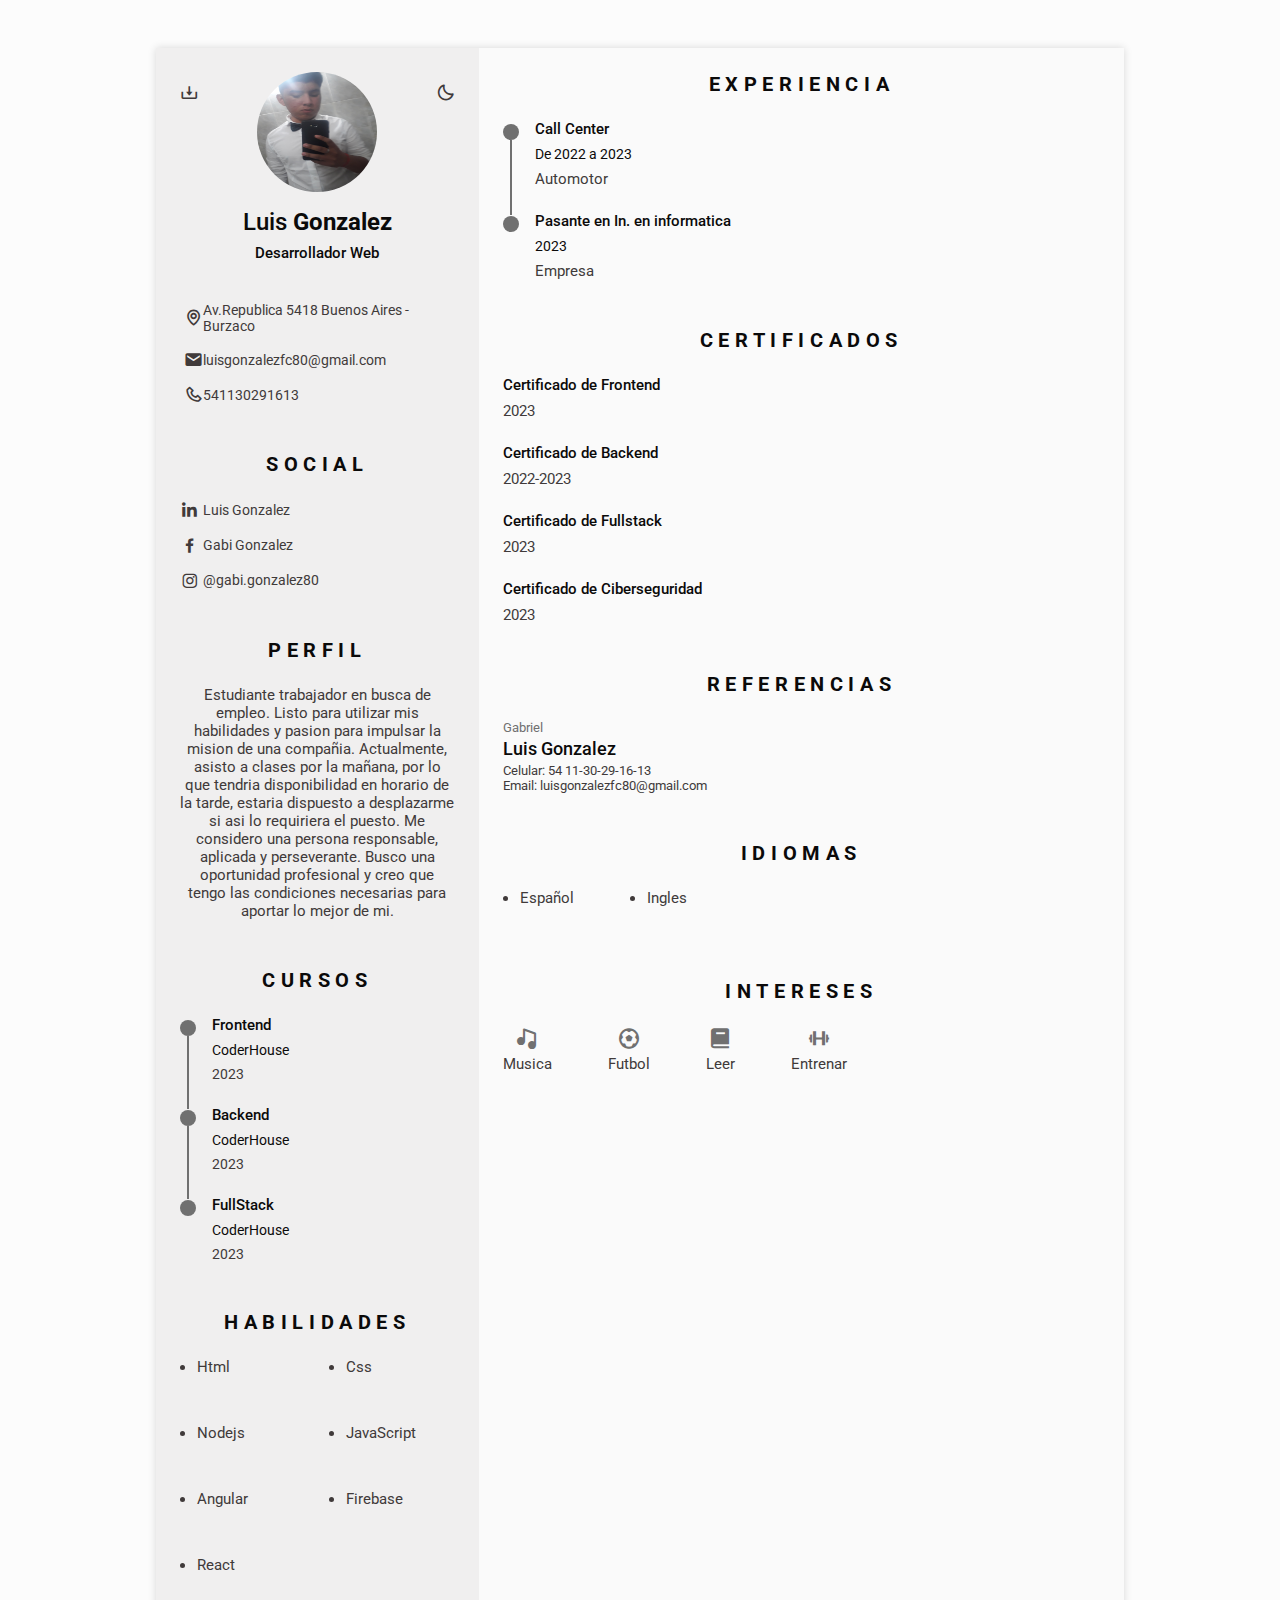
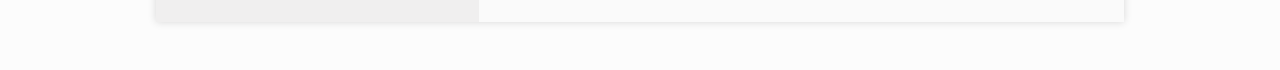
<file: index.html>
<!DOCTYPE html>
<html lang="es">

<head>
    <meta charset="UTF-8">
    <meta name="viewport" content="width=device-width, initial-scale=1.0">

    <!-- BOX ICONS -->
    <link rel="stylesheet" href="https://cdn.jsdelivr.net/npm/boxicons@latest/css/boxicons.min.css">

    <!-- CSS -->
    <link rel="stylesheet" href="assets/css/style.css">

    <title>Curriculum Vitae</title>
</head>

<body>
    <!-- HEADER -->
    <header class="l-header" id="header">
        <nav class="nav bd-container">
            <a href="#" class="nav__logo">Luis</a>
            <div class="nav__menu" id="nav-menu">
                <ul class="nav__list">
                    <li class="nav__item">
                        <a href="#home" class="nav__link active-link">
                            <i class='bx bx-home nav__icon'></i>Inicio
                        </a>
                    </li>

                    <li class="nav__item">
                        <a href="#profile" class="nav__link">
                            <i class='bx bx-user nav__icon'></i>Usuario
                        </a>
                    </li>

                    <li class="nav__item">
                        <a href="#education" class="nav__link">
                            <i class='bx bx-book nav__icon'></i>Educacion
                        </a>
                    </li>

                    <li class="nav__item">
                        <a href="#skills" class="nav__link">
                            <i class='bx bx-receipt nav__icon'></i>Habilidades
                        </a>
                    </li>

                    <li class="nav__item">
                        <a href="#experience" class="nav__link">
                            <i class='bx bx-award nav__icon'></i>Experiencia
                        </a>
                    </li>

                    <li class="nav__item">
                        <a href="#certificates" class="nav__link">
                            <i class='bx bx-certification nav__icon'></i>Certificado
                        </a>
                    </li>

                    <li class="nav__item">
                        <a href="#references" class="nav__link">
                            <i class='bx bx-award nav__icon'></i>Referencias
                        </a>
                    </li>
                </ul>
            </div>

            <div class="nav__toggle" id="nav-toggle">
                <i class='bx bx-grid-alt'></i>
            </div>
        </nav>
    </header>

    <main class="l-main bd-container">
        <!-- ALL elements within this div, is generated in PDF -->
        <div class="resume" id="area-cv">
            <div class="resume__left">
                <!-- HOME -->
                <section class="home" id="home">
                    <div class="home__container section bd-grid">
                        <div class="home__data bd-grid">
                            <img src="assets/img/fotodeperfil.jpg" alt="" class="home__img">

                            <h1 class="home__title">Luis <b>Gonzalez</b></h1>
                            <h3 class="home__profession">Desarrollador Web</h3>

                            <!-- Button to dowload your cv saved in the pdf folder. Available -->
                            <div>
                                <a download="" href="" class="home__button-movil">Descargar</a>
                            </div>
                        </div>

                        <div class="home__address bd-grid">
                            <span class="home__information">
                                <i class='bx bx-map home__icon'></i>Av.Republica 5418 Buenos Aires - Burzaco
                            </span>
                            <span class="home__information">
                                <i class='bx bxs-envelope home__icon'></i>luisgonzalezfc80@gmail.com
                            </span>
                            <span class="home__information">
                                <i class='bx bx-phone home__icon'></i>541130291613
                            </span>
                        </div>
                    </div>
                    <!-- Theme change buttom -->
                    <i class='bx bx-moon change-theme' title="Theme" id="theme-button"></i>
                    <!-- Button to generate and dowload the pdf. avariable for desktop -->
                    <i class='bx bx-download generate-pdf' title="Generar PDF" id="resume-button"></i>
                </section>

                <!-- SOCIAL -->
                <section class="social section">
                    <h2 class="section-title">Social</h2>

                    <div class="social__container bd-grid">
                        <a href="https://linkedin.com" target="_blank" class="social__link">
                            <i class='bx bxl-linkedin social__icon'></i>Luis Gonzalez
                        </a>
                        <a href="https://facebook.com" target="_blank" class="social__link">
                            <i class='bx bxl-facebook social__icon'></i>Gabi Gonzalez
                        </a>
                        <a href="https://instagram.com" target="_blank" class="social__link">
                            <i class='bx bxl-instagram social__icon'></i>@gabi.gonzalez80
                        </a>
                    </div>
                </section>
                <!-- PROFILE -->
                <section class="profile section" id="profile">
                    <h2 class="section-title">Perfil</h2>

                    <p class="profile__description">Estudiante trabajador en busca de empleo. Listo para utilizar mis
                        habilidades y pasion para impulsar la mision de una compañia. Actualmente, asisto a clases por
                        la mañana, por lo que tendria disponibilidad en horario de la tarde, estaria dispuesto a
                        desplazarme si asi lo requiriera el puesto. Me considero una persona responsable, aplicada y
                        perseverante. Busco una oportunidad profesional y creo que tengo las condiciones necesarias para
                        aportar lo mejor de mi.
                    </p>
                </section>
                <!-- EDUCATION -->
                <section class="education section" id="education">
                    <h2 class="section-title">Cursos</h2>

                    <div class="education__container bd-grid">
                        <div class="education__content">
                            <div class="education__time">
                                <span class="education__rounder"></span>
                                <span class="education__line"></span>
                            </div>

                            <div class="education__data bd-grid">
                                <h3 class="education__title">Frontend</h3>
                                <span class="education__studies">CoderHouse</span>
                                <span class="education__year">2023</span>
                            </div>
                        </div>
                        <div class="education__content">
                            <div class="education__time">
                                <span class="education__rounder"></span>
                                <span class="education__line"></span>
                            </div>

                            <div class="education__data bd-grid">
                                <h3 class="education__title">Backend</h3>
                                <span class="education__studies">CoderHouse</span>
                                <span class="education__year">2023</span>
                            </div>
                        </div>

                        <div class="education__content">
                            <div class="education__time">
                                <span class="education__rounder"></span>
                                <!-- span class="education__line"></span> -->
                            </div>

                            <div class="education__data bd-grid">
                                <h3 class="education__title">FullStack</h3>
                                <span class="education__studies">CoderHouse</span>
                                <span class="education__year">2023</span>
                            </div>
                        </div>
                    </div>
                </section>
                <!-- SKILLS -->
                <section class="skills section" id="skills">
                    <h2 class="section-title">Habilidades</h2>

                    <div class="skills__content bd-grid">
                        <ul class="skills__data">
                            <li class="skills__name">
                                <span class="skills__circle"></span> Html
                            </li>
                        </ul>
                        <ul class="skills__data">
                            <li class="skills__name">
                                <span class="skills__circle"></span> Css
                            </li>
                        </ul>
                        <ul class="skills__data">
                            <li class="skills__name">
                                <span class="skills__circle"></span> Nodejs
                            </li>
                        </ul>
                        <ul class="skills__data">
                            <li class="skills__name">
                                <span class="skills__circle"></span> JavaScript
                            </li>
                        </ul>

                        <ul class="skills__data">
                            <li class="skills__name">
                                <span class="skills__circle"></span> Angular
                            </li>
                        </ul>
                        <ul class="skills__data">
                            <li class="skills__name">
                                <span class="skills__circle"></span> Firebase
                            </li>
                        </ul>
                        <ul class="skills__data">
                            <li class="skills__name">
                                <span class="skills__circle"></span> React
                            </li>
                        </ul>
                    </div>
                </section>
            </div>
            <div class="resume__right">
                <!-- EXPERIENCE -->
                <section class="experience section" id="experience">
                    <h2 class="section-title">Experiencia</h2>

                    <div class="experience__container bd-grid">
                        <div class="experience__content">
                            <div class="experience__time">
                                <span class="experience__rounder"></span>
                                <span class="experience__line"></span>
                            </div>

                            <div class="experience__data bd-grid">
                                <h3 class="experience__title">Call Center</h3>
                                <span class="experience__company">De 2022 a 2023</span>
                                <p class="experience__description">Automotor</p>
                            </div>
                        </div>

                        <div class="experience__content">
                            <div class="experience__time">
                                <span class="experience__rounder"></span>
                                <!-- <span class="experience__line"></span> -->
                            </div>

                            <div class="experience__data bd-grid">
                                <h3 class="experience__title">Pasante en In. en informatica</h3>
                                <span class="experience__company">2023</span>
                                <p class="experience__description">Empresa</p>
                            </div>
                        </div>

                    </div>
                </section>
                <!-- CERTIFICATES -->
                <section class="certificate section" id="certificates">
                    <h2 class="section-title">Certificados</h2>

                    <div class="certificate__container bd-grid">
                        <div class="certificate__content">
                            <h3 class="certificate__title">Certificado de Frontend</h3>
                            <p class="certificate__description">2023</p>
                        </div>

                        <div class="certificate__content">
                            <h3 class="certificate__title">Certificado de Backend</h3>
                            <p class="certificate__description">2022-2023</p>
                        </div>

                        <div class="certificate__content">
                            <h3 class="certificate__title">Certificado de Fullstack</h3>
                            <p class="certificate__description">2023</p>
                        </div>

                        <div class="certificate__content">
                            <h3 class="certificate__title">Certificado de Ciberseguridad</h3>
                            <p class="certificate__description">2023</p>
                        </div>
                    </div>
                </section>
                <!-- REFERENCES -->
                <section class="references section" id="references">
                    <h2 class="section-title">Referencias</h2>

                    <div class="references__container bd-grid">
                        <div class="references__content bd-grid">
                            <span class="references__subtitle">Gabriel</span>
                            <h3 class="references__title">Luis Gonzalez</h3>
                            <ul class="references__contact">
                                <li>Celular: 54 11-30-29-16-13</li>
                                <li>Email: luisgonzalezfc80@gmail.com</li>
                            </ul>
                        </div>
                    </div>
                </section>
                <!-- LANGUAGES -->
                <section class="languages section">
                    <h2 class="section-title">Idiomas</h2>

                    <div class="languages__container">
                        <ul class="languages__content bd-grid">
                            <li class="languages__name">
                                <span class="languages__circle"></span> Español
                            </li>
                            <li class="languages__name">
                                <span class="languages__circle"></span> Ingles
                            </li>
                        </ul>
                    </div>
                </section>
                <!-- INTERESTS -->
                <section class="interests section">
                    <h2 class="section-title">Intereses</h2>

                    <div class="interests__container bd-grid">
                        <div class="interests__content">
                            <i class='bx bxs-music interests__icon'></i>
                            <span class="interests__name">Musica</span>
                        </div>
                        <div class="interests__content">
                            <i class='bx bx-football interests__icon'></i>
                            <span class="interests__name">Futbol</span>
                        </div>
                        <div class="interests__content">
                            <i class='bx bxs-book interests__icon'></i>
                            <span class="interests__name">Leer</span>
                        </div>
                        <div class="interests__content">
                            <i class='bx bx-dumbbell interests__icon'></i>
                            <span class="interests__name">Entrenar</span>
                        </div>
                    </div>
                </section>
            </div>
        </div>
    </main>

    <!-- SCROLL TOP -->
    <a href="#" class="scrolltop" id="scroll-top">
        <i class='bx bxs-up-arrow-alt scrolltop__icon'></i>
    </a>
    <!-- HTML2PDF -->
    <script src="assets/js/html2pdf.bundle.min.js"></script>

    <!-- MAIN JS -->
    <script src="assets/js/main.js"></script>

</body>

</html>
</file>
<file: assets/css/style.css>
/* GOOGLE FONTS */
@import url("https://fonts.googleapis.com/css2?family=Roboto:wght@400;500;700&display=swap");
/* VARIABLES CSS */
:root {
  --header-height: 3rem;

  /* COLOR */
  --title-color: #0b0a0a;
  --text-color: #403a3a;
  --text-color-light: #707070;
  --container-color: #fafafa;
  --container-color-alt: #f0efef;
  --body-color: #fcfcfc;

  /* Font and typography */
  --body-font: "Roboto", sans-serif;
  --h1-font-size: 1.5rem;
  --h2-font-size: 1.25rem;
  --h3-font-size: 1em;
  --normal-font-size: 0.938rem;
  --small-font-size: 0.875rem;
  --smaller-font-size: 0.813rem;

  /* Font Weight */
  --font-medium: 500;
  --font-bold: 700;

  /* Margenes */
  --mb-1: 0.5rem;
  --mb-2: 1rem;
  --mb-3: 1.5rem;

  /* z index */
  --z-tooltip: 10;
  --z-fixed: 100;
}

/* BASE */
*,
::before,
::after {
  box-sizing: border-box;
}

html {
  scroll-behavior: smooth;
}

/* Variables Dark theme */
body.dark-theme {
  --title-color: #f2f2f2;
  --title-color: #bfbfbf;
  --container-color: #212121;
  --container-color-alt: #181616;
  --body-color: #2b2b2b;
}
/* Button Dark/Light */
.change-theme {
  position: absolute;
  right: 0;
  top: 2.2rem;
  display: flex;
  color: var(--text-color);
  font-size: 1.2rem;
  cursor: pointer;
}

.change-theme:hover {
  color: var(--title-color);
}
/* Font size variables to scale cv */
body.scale-cv {
  --h1-font-size: 0.938rem;
  --h2-font-size: 0.938rem;
  --h3-font-size: 0.875rem;
  --normal-font-size: 0.813rem;
  --small-font-size: 0.75rem;
  --smaller-font-size: 0.688rem;
}
/* Generate PDF button */
.generate-pdf {
  display: none;
  position: absolute;
  top: 2.2rem;
  left: 0;
  font-size: 1.2rem;
  color: var(--text-color);
  cursor: pointer;
}

.generate-pdf:hover {
  color: var(--title-color);
}
/* Classes modified to reduce size and print on A4 sheet */
.scale-cv .change-theme,
.scale-cv .generate-pdf {
  display: none;
}

.scale-cv .bd-container {
  max-width: 595px;
}

.scale-cv .section {
  padding: 1.5rem 0 0.8rem;
}

.scale-cv .section-title {
  margin-bottom: 0.75rem;
}

.scale-cv .resume__left,
.scale-cv .resume__right {
  padding: 0 1rem;
}

.scale-cv .home__img {
  width: 90px;
  height: 90px;
}

.scale-cv .home__container {
  gap: 1.5rem;
}

.scale-cv .home__data {
  gap: 0.25rem;
}

.scale-cv .home__address,
.scale-cv .social__container {
  gap: 0.75rem;
}

.scale-cv .home__icon,
.scale-cv .social__icon,
.scale-cv .interests__icon {
  font-size: 1rem;
}

.scale-cv .education__container,
.scale-cv .experience__container,
.scale-cv .certificate__container {
  gap: 1rem;
}

.scale-cv .education__time,
.scale-cv .experience__time {
  padding-right: 0.5rem;
}

.scale-cv .education__rounder,
.scale-cv .experience__rounder {
  width: 11px;
  height: 11px;
  margin-top: 0.22rem;
}

.scale-cv .education__line,
.scale-cv .experience__line {
  width: 1px;
  height: 110%;
  transform: translate(5px, 0);
}

.scale-cv .education__data,
.scale-cv .experience__data {
  gap: 0.25rem;
}

.scale-cv .skills__name {
  margin-bottom: var(--mb-1);
}

.scale-cv .interests__container {
  column-gap: 2.5rem;
}
body {
  margin: 0 0 var(--header-height) 0;
  padding: 0;
  font-family: var(--body-font);
  font-size: var(--normal-font-size);
  background-color: var(--body-color);
  color: var(--text-color);
}
h1,
h2,
h3,
ul,
p {
  margin: 0;
}

h1,
h2,
h3 {
  color: var(--title-color);
  font-weight: var(--font-medium);
}

ul {
  padding: 0;
  list-style: none;
}

a {
  text-decoration: none;
}

img {
  max-width: 100%;
  height: auto;
}

/* CLASS CSS */
.section {
  padding: 1.5rem 0;
}

.section-title {
  font-size: var(--h2-font-size);
  color: var(--title-color);
  font-weight: var(--font-bold);
  text-transform: uppercase;
  letter-spacing: 0.35rem;
  text-align: center;
  margin-bottom: var(--mb-3);
}

/* LAYOUT */
.bd-container {
  max-width: 968px;
  width: calc(100% - 3rem);
  margin-left: var(--mb-3);
  margin-right: var(--mb-3);
}

.bd-grid {
  display: grid;
  gap: 1.5rem;
}

.l-header {
  width: 100%;
  position: fixed;
  bottom: 0;
  left: 0;
  z-index: var(--z-fixed);
  background-color: var(--body-color);
  box-shadow: 0 -1px 4px rgba(0, 0, 0, 0.1);
  transition: 0.3s;
}
/* Nav */
.nav {
  height: var(--header-height);
  display: flex;
  justify-content: space-between;
  align-items: center;
}

@media screen and (max-width: 968px) {
  .nav__menu {
    position: fixed;
    bottom: -100%;
    left: 0;
    width: 100%;
    padding: 2rem 1.5rem;
    background-color: var(--body-color);
    box-shadow: 0 1px 4px rgba(0, 0, 0, 0.1);
    border-radius: 1rem 1rem 0 0;
    z-index: var(--z-fixed);
    transform: 0.3s;
  }
}

.nav__logo,
.nav__toggle {
  color: var(--title-color);
  font-weight: var(--font-medium);
}

.nav__toggle {
  font-size: 1.2rem;
  cursor: pointer;
}

.nav__item {
  text-align: center;
}

.nav__list {
  display: grid;
  grid-template-columns: repeat(3, 1fr);
  gap: 2rem;
}

.nav__link {
  display: flex;
  flex-direction: column;
  font-size: var(--small-font-size);
  color: var(--text-color-light);
  font-weight: var(--font-medium);
}

.nav__link:hover {
  color: var(--title-color);
}

.nav__icon {
  font-size: 1.2rem;
  margin-bottom: var(--mb-1);
}

/* Show Menu */
.show-menu {
  bottom: var(--header-height);
}
/* Activate menu link */
.active-link {
  color: var(--title-color);
}
/* HOME */
.home {
  position: relative;
}

.home__container {
  gap: 3rem;
}

.home__data {
  gap: 0.5rem;
  text-align: center;
}

.home__img {
  width: 120px;
  height: 120px;
  border-radius: 50%;
  justify-self: center;
  margin-bottom: var(--mb-1);
}

.home__title {
  font-size: var(--h1-font-size);
}

.home__profession {
  font-size: var(--normal-font-size);
  margin-bottom: var(--mb-1);
}

.home__address {
  gap: 1rem;
}

.home__information {
  display: flex;
  align-items: center;
  font-size: var(--small-font-size);
}

.home__icon {
  font-size: 1.2rem;
  margin-left: 0.25rem;
}

.home__button-movil {
  display: inline-block;
  border: 2px solid var(--title-color);
  color: var(--title-color);
  padding: 1rem 2rem;
  border-radius: 0.25rem;
  transition: 0.3s;
  font-weight: var(--font-medium);
  margin-top: var(--mb-3);
}

.home__button-movil:hover {
  background-color: var(--title-color);
  color: var(--container-color);
}
/* SOCIAL */
.social__container {
  grid-template-columns: max-content;
  gap: 1rem;
}

.social__link {
  display: inline-flex;
  align-items: center;
  font-size: var(--small-font-size);
  color: var(--text-color);
}

.social__link:hover {
  color: var(--title-color);
}

.social__icon {
  font-size: 1.2rem;
  margin-right: 0.25rem;
}
/* PROFILE */
.profle_description {
  text-align: center;
}
/* EDUCATION AND EXPERIENCE */
.education__content,
.experience__content {
  display: flex;
}

.education__time,
.experience__time {
  padding-right: 1rem;
}

.education__rounder,
.experience__rounder {
  position: relative;
  display: block;
  width: 16px;
  height: 16px;
  background-color: var(--text-color-light);
  border-radius: 50%;
  margin-top: 0.25rem;
}

.education__line,
.experience__line {
  display: block;
  width: 2px;
  height: 110%;
  background-color: var(--text-color-light);
  transform: translate(7px, 0);
}

.education__data,
.experience__data {
  gap: 0.5rem;
}

.education__title,
.experience__title {
  font-size: var(--h3-font-size);
}

.education__studies,
.experience__company {
  font-size: var(--small-font-size);
  color: var(--title-color);
}

.education__year {
  font-size: var(--small-font-size);
}

/* SKILLS AND LENGUAGES */
.skills__content,
.languages__content {
  grid-template-columns: repeat(2, 1fr);
}

.languages__content {
  gap: 0;
}

.skills__name,
.languages__name {
  display: flex;
  align-items: center;
  margin-bottom: var(--mb-3);
}

.skills__circle,
.languages__circle {
  display: inline-block;
  width: 5px;
  height: 5px;
  background-color: var(--text-color);
  border-radius: 50%;
  margin-right: 0.75rem;
}
/* CERTIFICATES */
.certificate__title {
  font-size: var(--h3-font-size);
  margin-bottom: var(--mb-1);
}
/* REFERENCES */
.references__content {
  gap: 0.25rem;
}

.references__subtitle {
  color: var(--text-color-light);
}

.references__subtitle,
.references__contact {
  font-size: var(--smaller-font-size);
}

.refrences__title {
  font-size: var(--h3-font-size);
}
/* INTERESTS */
.interests__container {
  grid-template-columns: repeat(3, 1fr);
  margin-top: var(--mb-2);
}

.interests__content {
  display: flex;
  flex-direction: column;
  align-items: center;
}

.interests__icon {
  font-size: 1.5rem;
  color: var(--text-color-light);
  margin-bottom: 0.25rem;
}
/* Scroll top */
.scrolltop {
  position: fixed;
  right: 1rem;
  bottom: -20%;
  display: flex;
  justify-content: center;
  align-items: center;
  padding: 0.3rem;
  background-color: var(--container-color-alt);
  border-radius: 0.4rem;
  z-index: var(--z-tooltip);
  transition: 0.4s;
  visibility: hidden;
}

.scrolltop__icon {
  font-size: 1.2rem;
  color: var(--text-color);
}

.show-scroll {
  visibility: visible;
  bottom: 5rem;
}
/* MEDIA QUERIES */
/* For small devices, menu two columns */
@media screen and (max-width: 320px) {
  .nav__list {
    grid-template-columns: repeat(2, 1fr);
    gap: 1rem 0.5rem;
  }
}

/* Classes modified for large screen size */
@media screen and (min-width: 968px) {
  body {
    margin: 3rem 0;
  }

  .bd-container {
    margin-left: auto;
    margin-right: auto;
  }

  .l-header,
  .scrolltop {
    display: none;
  }

  .resume {
    display: grid;
    grid-template-columns: 0.5fr 1fr;
    background-color: var(--container-color);
    box-shadow: 0 0 8px rgba(13, 12, 12, 0.15);
  }

  .resume__left {
    background-color: var(--container-color-alt);
  }

  .resume__left,
  .resume__right {
    padding: 0 1.5rem;
  }

  .generate-pdf {
    display: inline-block;
  }

  .section-title,
  .profile__description {
    text-align: center;
  }

  .home__container {
    gap: 1.5rem;
  }

  .home__button-movil {
    display: none;
  }

  .references__container {
    grid-template-columns: repeat(2, 1fr);
  }

  .languages__content {
    grid-template-columns: repeat(3, max-content);
    column-gap: 3.5rem;
  }

  .interests__container {
    grid-template-columns: repeat(4, max-content);
    column-gap: 3.5rem;
  }
}
</file>
